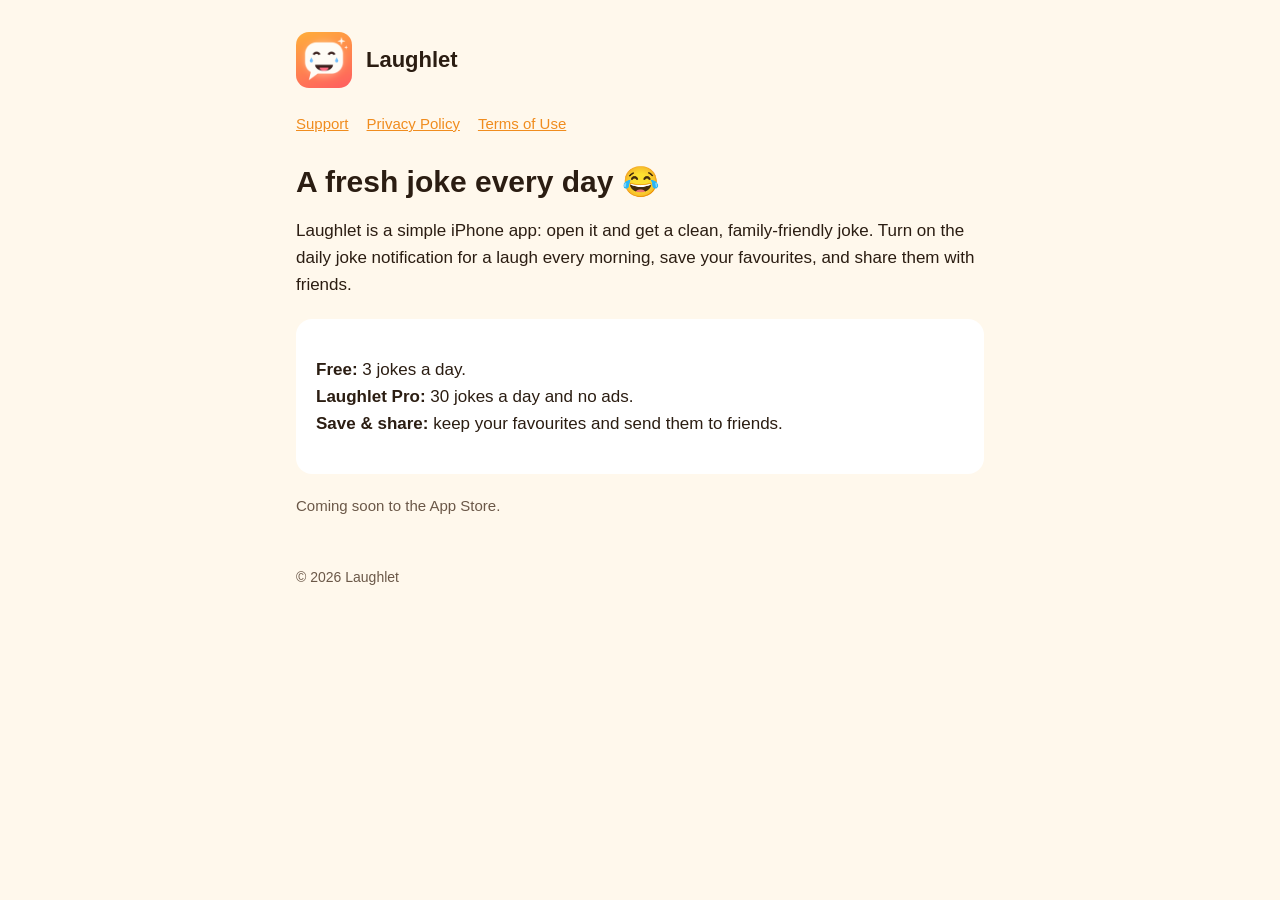
<file: index.html>
<!doctype html>
<html lang="en">
<head>
  <meta charset="utf-8">
  <meta name="viewport" content="width=device-width, initial-scale=1">
  <title>Laughlet</title>
  <meta name="description" content="Laughlet: a fresh joke every day on your iPhone.">
  <link rel="stylesheet" href="style.css">
</head>
<body>
<main>
  <header><img src="icon.png" alt=""><a href="index.html">Laughlet</a></header>
  <nav><a href="support.html">Support</a><a href="privacy.html">Privacy Policy</a><a href="terms.html">Terms of Use</a></nav>

  <h1>A fresh joke every day 😂</h1>
  <p>Laughlet is a simple iPhone app: open it and get a clean, family-friendly joke. Turn on the
  daily joke notification for a laugh every morning, save your favourites, and share them with friends.</p>

  <div class="card">
    <p><strong>Free:</strong> 3 jokes a day.<br>
    <strong>Laughlet Pro:</strong> 30 jokes a day and no ads.<br>
    <strong>Save &amp; share:</strong> keep your favourites and send them to friends.</p>
  </div>

  <p class="muted">Coming soon to the App Store.</p>

  <footer>© 2026 Laughlet</footer>
</main>
</body>
</html>
</file>
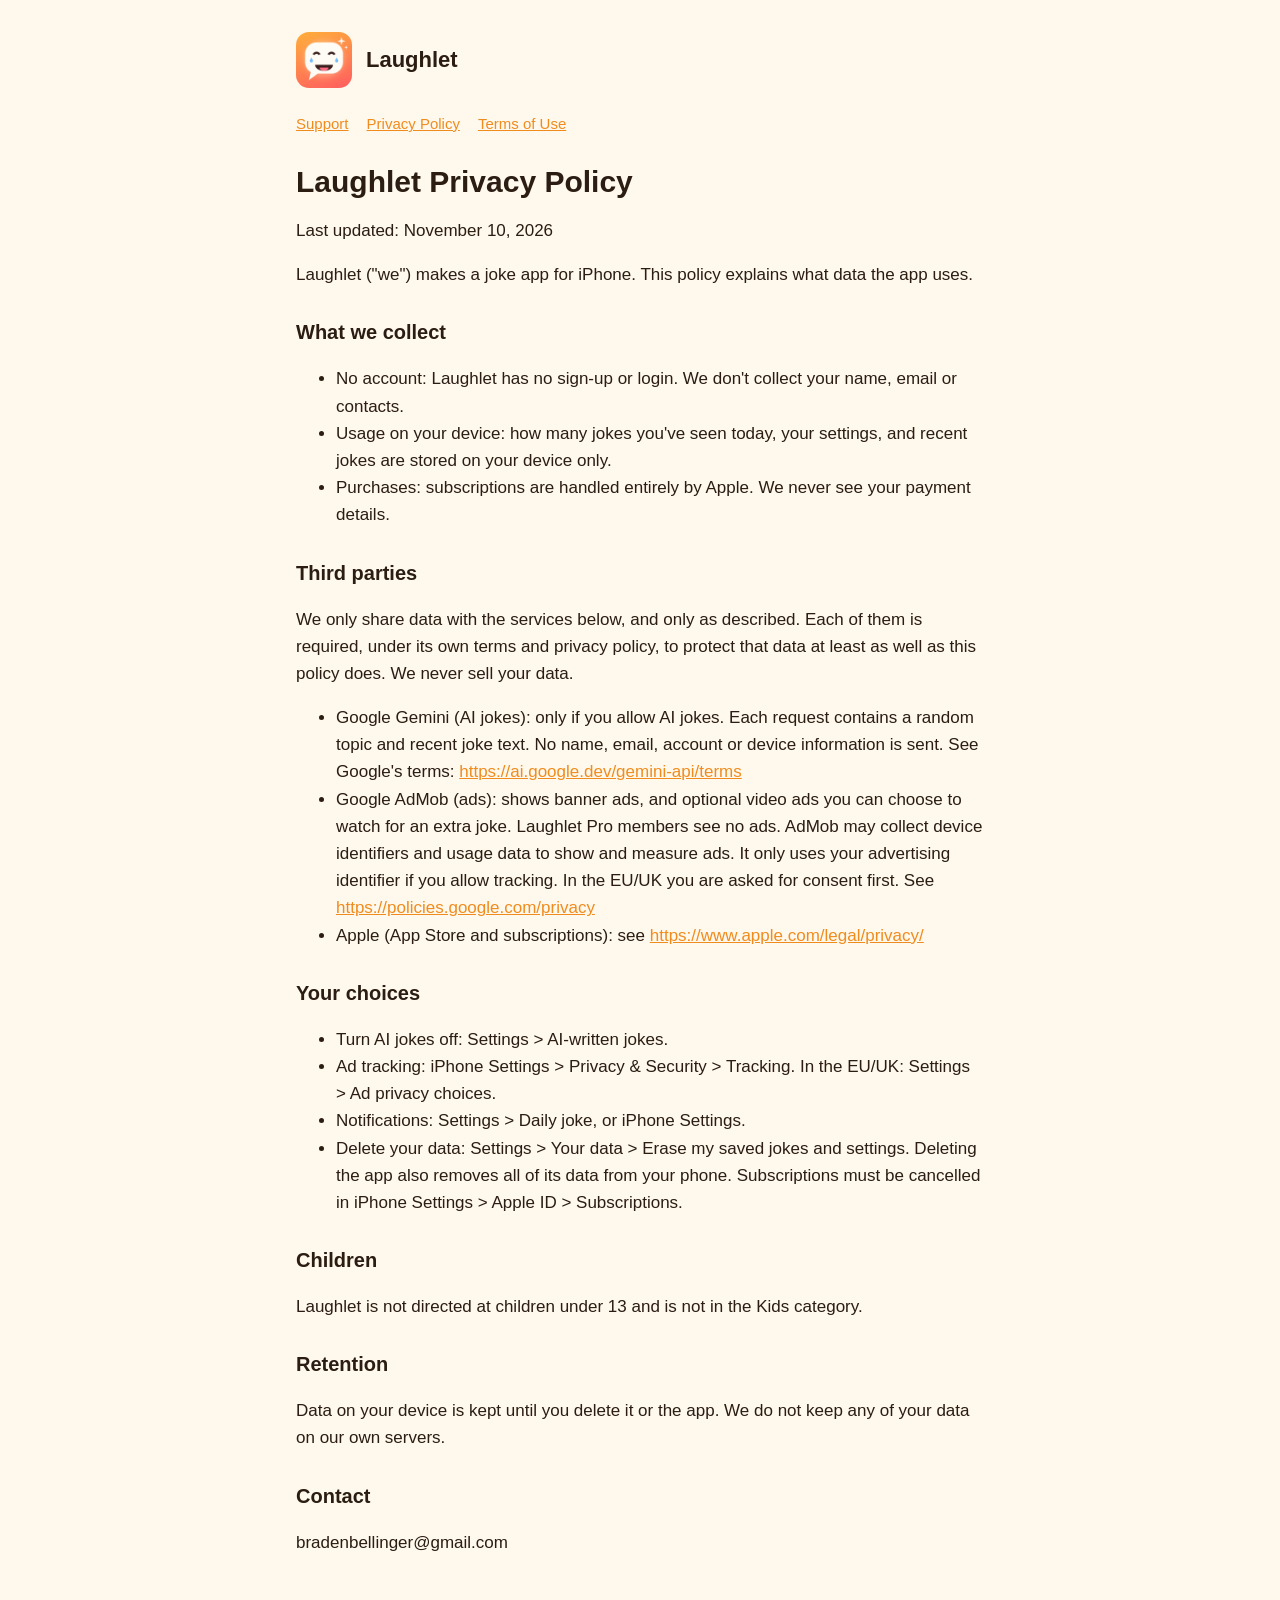
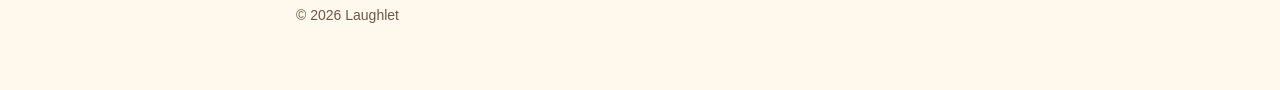
<file: privacy.html>
<!doctype html>
<html lang="en">
<head>
  <meta charset="utf-8">
  <meta name="viewport" content="width=device-width, initial-scale=1">
  <title>Laughlet Privacy Policy</title>
  <link rel="stylesheet" href="style.css">
</head>
<body>
<main>
  <header><img src="icon.png" alt=""><a href="index.html">Laughlet</a></header>
  <nav><a href="support.html">Support</a><a href="privacy.html">Privacy Policy</a><a href="terms.html">Terms of Use</a></nav>
  <h1>Laughlet Privacy Policy</h1>
  <p>Last updated: November 10, 2026</p>
  <p>Laughlet (&quot;we&quot;) makes a joke app for iPhone. This policy explains what data the app uses.</p>
  <h2>What we collect</h2>
  <ul>
  <li>No account: Laughlet has no sign-up or login. We don&#x27;t collect your name, email or contacts.</li>
  <li>Usage on your device: how many jokes you&#x27;ve seen today, your settings, and recent jokes are stored on your device only.</li>
  <li>Purchases: subscriptions are handled entirely by Apple. We never see your payment details.</li>
  </ul>
  <h2>Third parties</h2>
  <p>We only share data with the services below, and only as described. Each of them is required, under its own terms and privacy policy, to protect that data at least as well as this policy does. We never sell your data.</p>
  <ul>
  <li>Google Gemini (AI jokes): only if you allow AI jokes. Each request contains a random topic and recent joke text. No name, email, account or device information is sent. See Google&#x27;s terms: <a href="https://ai.google.dev/gemini-api/terms">https://ai.google.dev/gemini-api/terms</a></li>
  <li>Google AdMob (ads): shows banner ads, and optional video ads you can choose to watch for an extra joke. Laughlet Pro members see no ads. AdMob may collect device identifiers and usage data to show and measure ads. It only uses your advertising identifier if you allow tracking. In the EU/UK you are asked for consent first. See <a href="https://policies.google.com/privacy">https://policies.google.com/privacy</a></li>
  <li>Apple (App Store and subscriptions): see <a href="https://www.apple.com/legal/privacy/">https://www.apple.com/legal/privacy/</a></li>
  </ul>
  <h2>Your choices</h2>
  <ul>
  <li>Turn AI jokes off: Settings &gt; AI-written jokes.</li>
  <li>Ad tracking: iPhone Settings &gt; Privacy &amp; Security &gt; Tracking. In the EU/UK: Settings &gt; Ad privacy choices.</li>
  <li>Notifications: Settings &gt; Daily joke, or iPhone Settings.</li>
  <li>Delete your data: Settings &gt; Your data &gt; Erase my saved jokes and settings. Deleting the app also removes all of its data from your phone. Subscriptions must be cancelled in iPhone Settings &gt; Apple ID &gt; Subscriptions.</li>
  </ul>
  <h2>Children</h2>
  <p>Laughlet is not directed at children under 13 and is not in the Kids category.</p>
  <h2>Retention</h2>
  <p>Data on your device is kept until you delete it or the app. We do not keep any of your data on our own servers.</p>
  <h2>Contact</h2>
  <p>bradenbellinger@gmail.com</p>
  <footer>© 2026 Laughlet</footer>
</main>
</body>
</html>
</file>
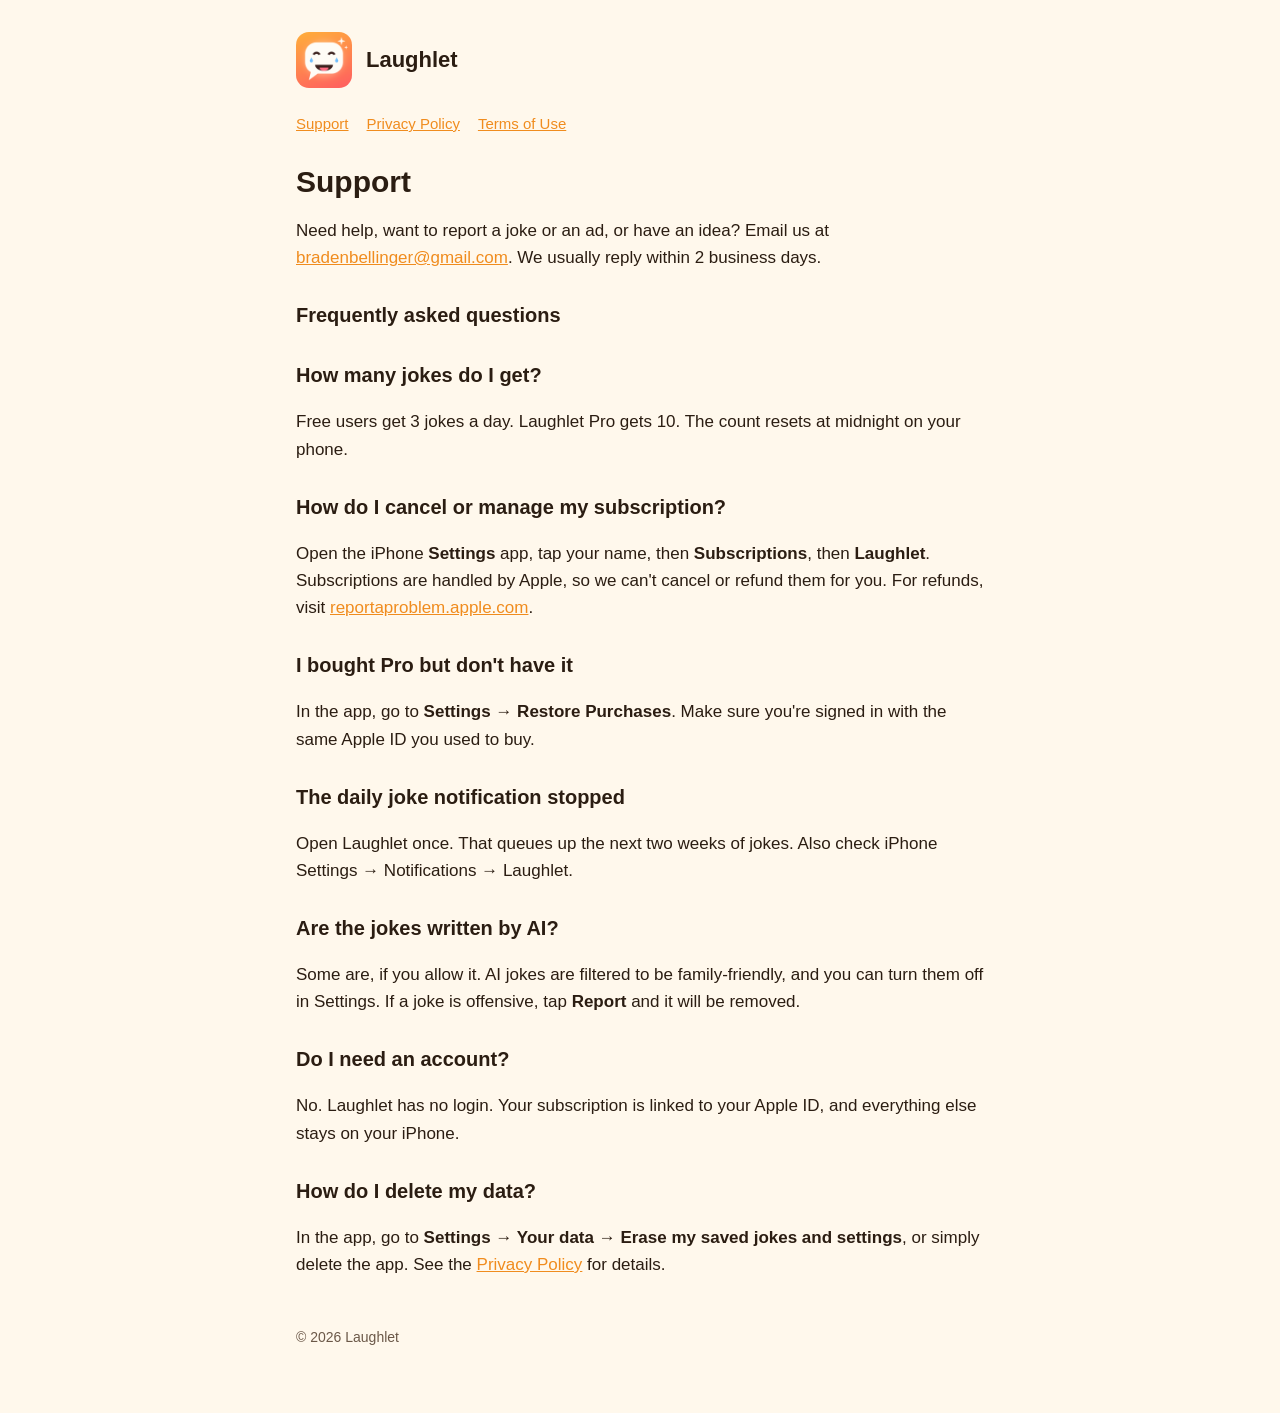
<file: support.html>
<!doctype html>
<html lang="en">
<head>
  <meta charset="utf-8">
  <meta name="viewport" content="width=device-width, initial-scale=1">
  <title>Laughlet Support</title>
  <link rel="stylesheet" href="style.css">
</head>
<body>
<main>
  <header><img src="icon.png" alt=""><a href="index.html">Laughlet</a></header>
  <nav><a href="support.html">Support</a><a href="privacy.html">Privacy Policy</a><a href="terms.html">Terms of Use</a></nav>

  <h1>Support</h1>
  <p>Need help, want to report a joke or an ad, or have an idea? Email us at
  <a href="mailto:bradenbellinger@gmail.com">bradenbellinger@gmail.com</a>. We usually reply within 2 business days.</p>

  <h2>Frequently asked questions</h2>

  <h2>How many jokes do I get?</h2>
  <p>Free users get 3 jokes a day. Laughlet Pro gets 10. The count resets at midnight on your phone.</p>

  <h2>How do I cancel or manage my subscription?</h2>
  <p>Open the iPhone <strong>Settings</strong> app, tap your name, then <strong>Subscriptions</strong>, then <strong>Laughlet</strong>.
  Subscriptions are handled by Apple, so we can't cancel or refund them for you. For refunds, visit
  <a href="https://reportaproblem.apple.com">reportaproblem.apple.com</a>.</p>

  <h2>I bought Pro but don't have it</h2>
  <p>In the app, go to <strong>Settings → Restore Purchases</strong>. Make sure you're signed in with the same Apple ID you used to buy.</p>

  <h2>The daily joke notification stopped</h2>
  <p>Open Laughlet once. That queues up the next two weeks of jokes. Also check iPhone Settings → Notifications → Laughlet.</p>

  <h2>Are the jokes written by AI?</h2>
  <p>Some are, if you allow it. AI jokes are filtered to be family-friendly, and you can turn them off in Settings.
  If a joke is offensive, tap <strong>Report</strong> and it will be removed.</p>

  <h2>Do I need an account?</h2>
  <p>No. Laughlet has no login. Your subscription is linked to your Apple ID, and everything else stays on your iPhone.</p>

  <h2>How do I delete my data?</h2>
  <p>In the app, go to <strong>Settings → Your data → Erase my saved jokes and settings</strong>, or simply delete the app.
  See the <a href="privacy.html">Privacy Policy</a> for details.</p>

  <footer>© 2026 Laughlet</footer>
</main>
</body>
</html>
</file>
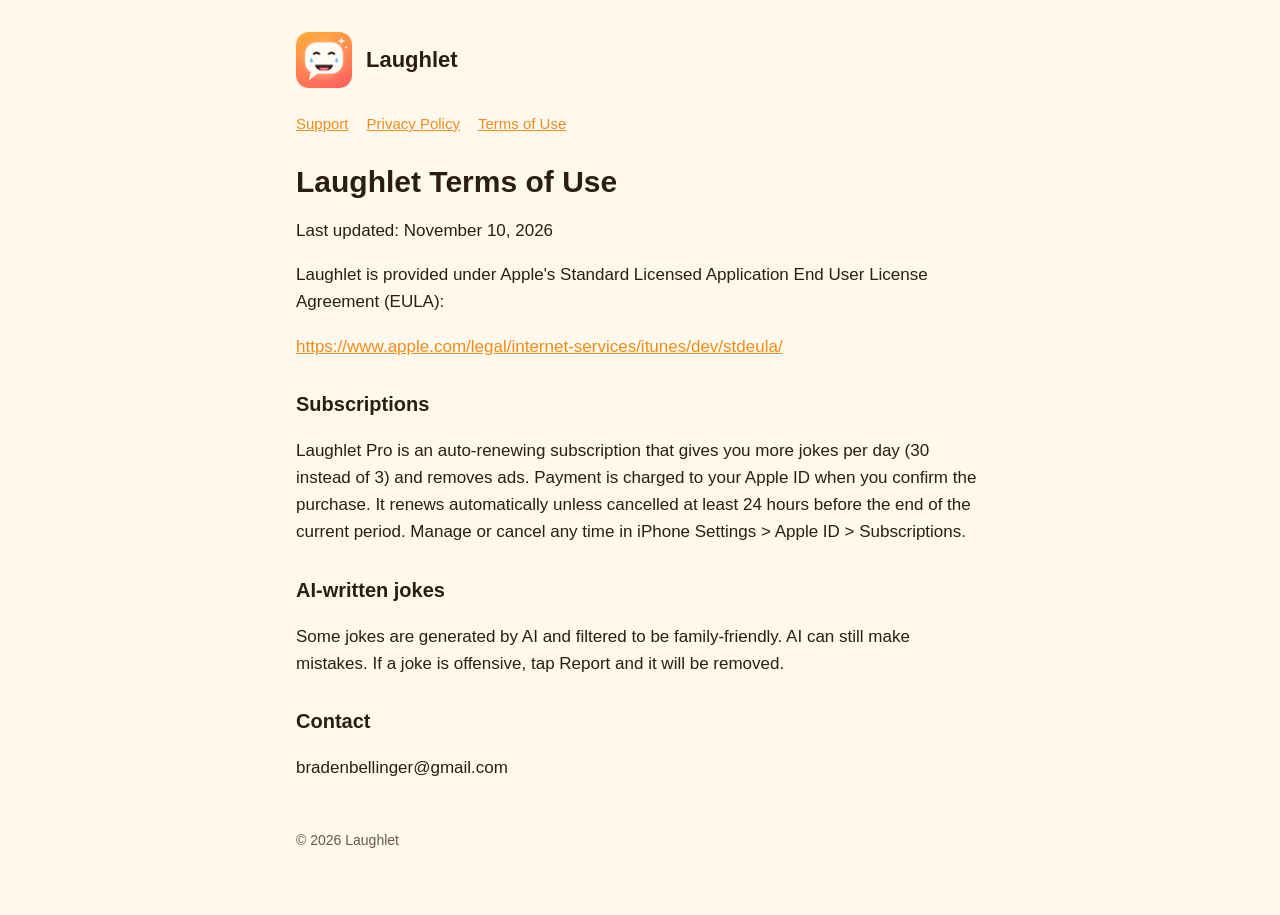
<file: terms.html>
<!doctype html>
<html lang="en">
<head>
  <meta charset="utf-8">
  <meta name="viewport" content="width=device-width, initial-scale=1">
  <title>Laughlet Terms of Use</title>
  <link rel="stylesheet" href="style.css">
</head>
<body>
<main>
  <header><img src="icon.png" alt=""><a href="index.html">Laughlet</a></header>
  <nav><a href="support.html">Support</a><a href="privacy.html">Privacy Policy</a><a href="terms.html">Terms of Use</a></nav>
  <h1>Laughlet Terms of Use</h1>
  <p>Last updated: November 10, 2026</p>
  <p>Laughlet is provided under Apple&#x27;s Standard Licensed Application End User License Agreement (EULA):</p>
  <p><a href="https://www.apple.com/legal/internet-services/itunes/dev/stdeula/">https://www.apple.com/legal/internet-services/itunes/dev/stdeula/</a></p>
  <h2>Subscriptions</h2>
  <p>Laughlet Pro is an auto-renewing subscription that gives you more jokes per day (30 instead of 3) and removes ads. Payment is charged to your Apple ID when you confirm the purchase. It renews automatically unless cancelled at least 24 hours before the end of the current period. Manage or cancel any time in iPhone Settings &gt; Apple ID &gt; Subscriptions.</p>
  <h2>AI-written jokes</h2>
  <p>Some jokes are generated by AI and filtered to be family-friendly. AI can still make mistakes. If a joke is offensive, tap Report and it will be removed.</p>
  <h2>Contact</h2>
  <p>bradenbellinger@gmail.com</p>
  <footer>© 2026 Laughlet</footer>
</main>
</body>
</html>
</file>
<file: style.css>
:root {
  --bg: #fff8ec;
  --text: #2b1d12;
  --muted: #6b5848;
  --accent: #f08c1e;
  --card: #ffffff;
}
@media (prefers-color-scheme: dark) {
  :root { --bg: #1d1712; --text: #f6ede4; --muted: #b9a898; --accent: #ffa64a; --card: #2a221b; }
}
* { box-sizing: border-box; }
body {
  margin: 0;
  background: var(--bg);
  color: var(--text);
  font: 17px/1.6 -apple-system, BlinkMacSystemFont, "Segoe UI", Roboto, Helvetica, Arial, sans-serif;
}
main { max-width: 720px; margin: 0 auto; padding: 32px 16px 64px; }
header { display: flex; align-items: center; gap: 14px; margin-bottom: 24px; }
header img { width: 56px; height: 56px; border-radius: 13px; }
header a { color: inherit; text-decoration: none; font-weight: 700; font-size: 22px; }
nav { display: flex; gap: 18px; flex-wrap: wrap; margin-bottom: 28px; font-size: 15px; }
a { color: var(--accent); }
h1 { font-size: 30px; line-height: 1.2; margin: 0 0 8px; }
h2 { font-size: 20px; margin: 28px 0 8px; }
.muted { color: var(--muted); font-size: 15px; }
.card { background: var(--card); border-radius: 16px; padding: 20px; margin: 20px 0; }
footer { margin-top: 48px; color: var(--muted); font-size: 14px; }
</file>
